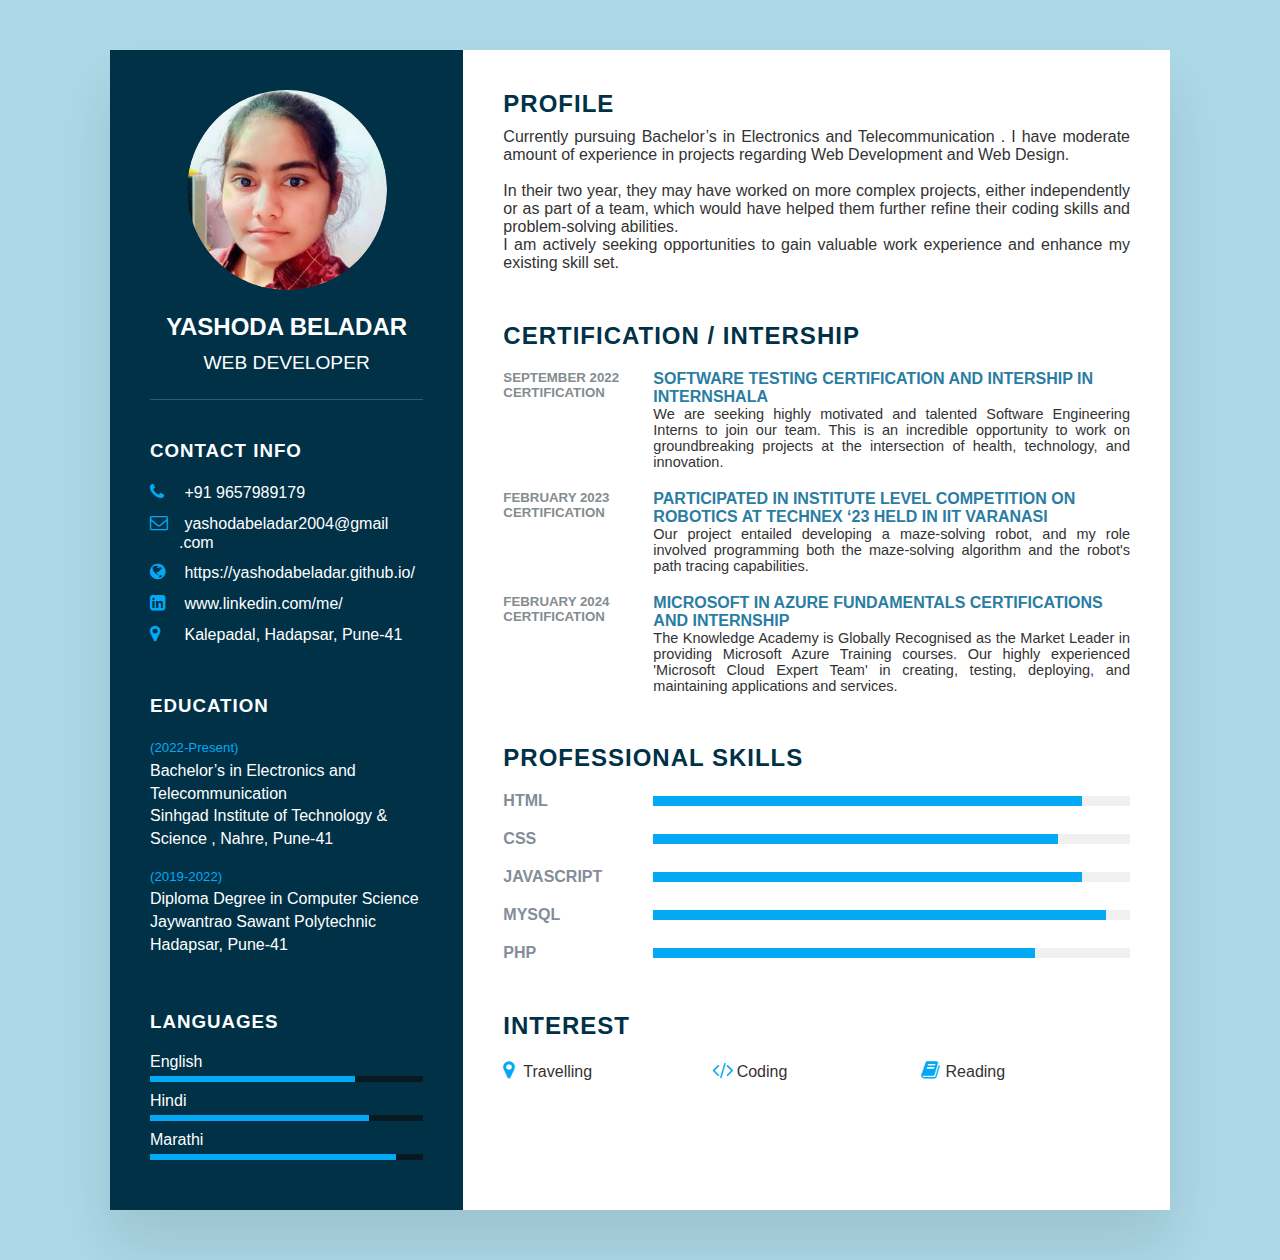
<file: cv.html>
<!DOCTYPE html>
<html lang="en">

<head>
    <meta charset="UTF-8">
    <meta name="viewport" content="width=device-width, initial-scale=1.0">
    <title>CV</title>
    <link rel="stylesheet" href="https://cdnjs.cloudflare.com/ajax/libs/font-awesome/4.7.0/css/font-awesome.css"
        integrity="sha512-5A8nwdMOWrSz20fDsjczgUidUBR8liPYU+WymTZP1lmY9G6Oc7HlZv156XqnsgNUzTyMefFTcsFH/tnJE/+xBg=="
        crossorigin="anonymous" referrerpolicy="no-referrer" />
    <link rel="stylesheet" href="style1.css">
</head>

<body>
    <div class="container2">
        <div class="left_side">
            <div class="profileText">
                <div class="imgBx">
                    <img src="yash90.jpg" alt="">
                </div>
                <h2>Yashoda Beladar<br><span>Web Developer</span></h2>
            </div>
            <div class="contactInfo">
                <h3 class="title">Contact Info</h3>
                <ul>
                    <li>
                        <span class="icon"><i class="fa fa-phone" aria-hidden="true"></i>
                        </span>
                        <span class="text">+91 9657989179</span>
                    </li>
                    <li>
                        <span class="icon"><i class="fa fa-envelope-o" aria-hidden="true"></i>
                        </span>
                        <span class="text">yashodabeladar2004@gmail <span class="cat">.com</span></span>
                    </li>
                    <li>
                        <span class="icon"><i class="fa fa-globe" aria-hidden="true"></i>
                        </span>
                        <span class="text">https://yashodabeladar.github.io/</span></span>
                    </li>
                    <li>
                        <span class="icon"><i class="fa fa-linkedin-square" aria-hidden="true"></i></span>
                        <span class="text">www.linkedin.com/me/</span>
                    </li>
                    <li>
                        <span class="icon"><i class="fa fa-map-marker" aria-hidden="true"></i>
                        </span>
                        <span class="text">Kalepadal, Hadapsar, Pune-41</span>
                    </li>
                </ul>
            </div>


            <div class="contactInfo education">
                <h3 class="title">Education</h3>
                <ul>
                    <li>
                        <h5>(2022-Present)</h5>
                        <h4>Bachelor’s in Electronics and
                            Telecommunication</h4>
                        <h4>Sinhgad Institute of Technology & Science ,
                            Nahre, Pune-41</h4>
                    </li>
                    <li>
                        <h5>(2019-2022)</h5>
                        <h4>Diploma Degree in Computer Science</h4>
                        <h4>Jaywantrao Sawant Polytechnic Hadapsar, Pune-41 </h4>
                    </li>
                </ul>
            </div>


            <div class="contactInfo language">
                <h3 class="title">Languages</h3>
                <ul>
                    <li>
                        <span class="text">English</span>
                        <span class="percent">
                            <div style="width:75%;"></div>
                        </span>
                    </li>
                    <li>
                        <span class="text">Hindi</span>
                        <span class="percent">
                            <div style="width:80%;"></div>
                        </span>
                    </li>
                    <li>
                        <span class="text">Marathi</span>
                        <span class="percent">
                            <div style="width:90%;"></div>
                        </span>
                    </li>
                </ul>
            </div>

        </div>
        <div class="right_side">
            <div class="about">
                <h2 class="title2">Profile</h2>
                <p>Currently pursuing Bachelor’s in Electronics and
                    Telecommunication . I have moderate amount of experience in
                    projects regarding Web Development and Web Design.<br><br>
                    In their two year, they may have worked on more complex projects, either independently or as part of
                    a
                    team, which would have helped them further refine their coding skills and problem-solving
                    abilities.<br>
                    I am actively seeking opportunities to gain valuable work
                    experience and enhance my existing skill set.</p>
            </div>

            <div class="about">
                <h2 class="title2">CERTIFICATION / INTERSHIP</h2>
                <div class="box">
                    <div class="year_company">
                        <h5>September 2022</h5>
                        <h5>Certification</h5>
                    </div>
                    <div class="text">
                        <h4> Software Testing Certification and Intership in Internshala </h4>
                        <p class="hat">We are seeking highly motivated and talented Software Engineering Interns to join
                            our team. This is an incredible opportunity to work on groundbreaking projects at the
                            intersection of health, technology, and innovation.
                        </p>
                    </div>
                </div>
                <div class="box">
                    <div class="year_company">
                        <h5>February 2023</h5>
                        <h5>Certification</h5>
                    </div>
                    <div class="text">
                        <h4>Participated in Institute Level
                            Competition on Robotics at Technex ‘23
                            held in IIT Varanasi</h4>
                        <p class="hat">Our project entailed developing a maze-solving robot, and
                            my role involved programming both the maze-solving
                            algorithm and the robot's path tracing capabilities.</p>
                    </div>
                </div>
                <div class="box">
                    <div class="year_company">
                        <h5>February 2024</h5>
                        <h5>Certification</h5>
                    </div>
                    <div class="text">
                        <h4>Microsoft in Azure Fundamentals Certifications and Internship </h4>
                        <p class="hat">The Knowledge Academy is Globally Recognised as the Market Leader in providing
                            Microsoft Azure Training courses. Our highly experienced 'Microsoft Cloud Expert Team' in
                            creating, testing, deploying, and maintaining applications and services.</p>
                    </div>
                </div>
            </div>

            <div class="about skills">
                <h2 class="title2">PROFESSIONAL SKILLS</h2>
                <div class="box">
                    <h4>HTML</h4>
                    <div class="percent">
                        <div style="width:90%;"></div>
                    </div>
                </div>
                <div class="box">
                    <h4>CSS</h4>
                    <div class="percent">
                        <div style="width:85%;"></div>
                    </div>
                </div>
                <div class="box">
                    <h4>JavaScript</h4>
                    <div class="percent">
                        <div style="width:90%;"></div>
                    </div>
                </div>
                <div class="box">
                    <h4>MySQL</h4>
                    <div class="percent">
                        <div style="width:95%;"></div>
                    </div>
                </div>
                <div class="box">
                    <h4>PHP</h4>
                    <div class="percent">
                        <div style="width:80%;"></div>
                    </div>
                </div>
            </div>

            <div class="about interest">
                <h2 class="title2">Interest</h2>
                <ul>
                    <li><i class="fa fa-map-marker" aria-hidden="true"></i>Travelling</li>
                    <li><i class="fa fa-code" aria-hidden="true"></i>
                        Coding</li>
                    <li><i class="fa fa-book" aria-hidden="true"></i>
                        Reading</li>
                </ul>
        </div>
</body>

</html>
</file>
<file: style1.css>
* {
    margin: 0;
    padding: 0;
    box-sizing: border-box;
    font-family: 'poppins', sans-serif;
}

body {
    background: lightblue;
    display: flex;
    justify-content: center;
    align-items: center;
    min-height: 100vh;
}

.container2 {
    position: relative;
    width: 100%;
    max-width: 1060px;
    min-height: 1060px;
    margin: 50px;
    background: #fff;
    display: grid;
    grid-template-columns: 1fr 2fr;
    box-shadow: 0 35px 55px rgba(0, 0, 0, 0.1);
}

.container2 .left_side {
    position: relative;
    background: #003147;
    padding: 40px;
}

.profileText {
    position: relative;
    display: flex;
    flex-direction: column;
    align-items: center;
    padding-bottom: 20px;
    border-bottom: 1px solid rgba(255, 255, 255, 0.2);
}

.profileText .imgBx {
    position: relative;
    width: 200px;
    height: 200px;
    border-radius: 50%;
    overflow: hidden;
}

.profileText .imgBx img {
    position: absolute;
    top: 0;
    left: 0;
    width: 100%;
    height: 100%;
    object-fit: cover;
}

.profileText h2 {
    color: #fff;
    font-size: 1.5em;
    margin-top: 20px;
    text-transform: uppercase;
    text-align: center;
    font-weight: 600;
    line-height: 1.4em;
}

.profileText h2 span {
    font-size: 0.8em;
    font-weight: 300;
}

.contactInfo {
    padding-top: 40px;

}

.title {
    color: #fff;
    text-transform: uppercase;
    font-weight: 600;
    letter-spacing: 1px;
    margin-bottom: 20px;

}

.contactInfo ul {
    position: relative;

}

.contactInfo ul li {
    position: relative;
    list-style: none;
    margin: 10px 0;
    cursor: pointer;

}

.contactInfo ul li .icon {
    display: inline-block;
    width: 30px;
    font-size: 18px;
    color: #03a9f4;
}

.contactInfo ul li span {
    color: #fff;
    font-weight: 300;
}
.cat{
    position: relative;
    left:29px;
}

.contactInfo.education li {
    margin-bottom: 15px;
    line-height: 0.6cm;
}

.contactInfo.education h5 {
    color: #03a9f4;
    font-weight: 500;
}

.contactInfo.education h4:nth-child(2) {
    color: #fff;
    font-weight: 500;
}

.contactInfo.education h4 {
    color: #fff;
    font-weight: 300;
}

.contactInfo.language .percent {
    position: relative;
    width: 100%;
    height: 6px;
    background: #081921;
    display: block;
    margin-top: 5px;
}

.contactInfo.language .percent div {
    position: absolute;
    top: 0;
    left: 0;
    height: 100%;
    background: #03a9f4;

}

.container2 .right_side {
    position: relative;
    background: #fff;
    padding: 40px;
}
.about{
    margin-bottom: 50px;
}
.about:last-child{
    margin-bottom: 0;
}
.title2{
    color:#003147;
    text-transform: uppercase;
    font-weight:600;
    letter-spacing:1px;
    margin-bottom: 10px;
}
p{
    color:#333;
    text-align: justify;
}

.about .box{
    display: flex;
    flex-direction: row;
    margin:20px 0;
}
.about .box .year_company{
    min-width: 150px;
}

.about .box .year_company h5{
    text-transform: uppercase;
    color:#848c90;
    font-weight:600;
}

.about .box .text h4{
    text-transform: uppercase;
    color:#2a7da2;
    font-size: 16px;
}

.hat{
    font-size:14.5px;
}

.skills .box{
    position:relative;
    width:100%;
    display:grid;
    grid-template-columns: 150px 1fr;
    justify-content: center;
    align-items: center;

}
.skills .box h4{
    text-transform: uppercase;
    color: #848c99;
    font-weight: 600;
}

.skills .box .percent{
    position: relative;
    width:100%;
    height:10px;
    background: #f0f0f0;
}
.skills .box .percent div{
    position: absolute;
    top:0;
    left:0;
    height:100%;
    background: #03a9f4;
}

.interest ul{
    display: grid;
    grid-template-columns: repeat(3,1.5fr);
}

.interest ul li{
    list-style: none;
    color: #333;
    font-weight: 500;
    margin: 10px 0;
}

.interest ul li .fa{
    color: #03a9f4;
    font-size: 20px;
    width:20px;
}

@media(max-width:1000px){
    .container2{
        margin:10px;
        grid-template-columns: repeat(1,1fr);
    }
    .interest ul{
        grid-template-columns: repeat(2,1fr);
    }
}

@media(max-width:600px){
    .about .box{
        flex-direction: column;
    }
    .about .box .year_company{
        min-width: 150px;
    }
    .interest ul{
        grid-template-columns: repeat(1,1fr);
    }
    .skills .box{
        grid-template-columns: repeat(1,1fr);
    }
}
</file>
